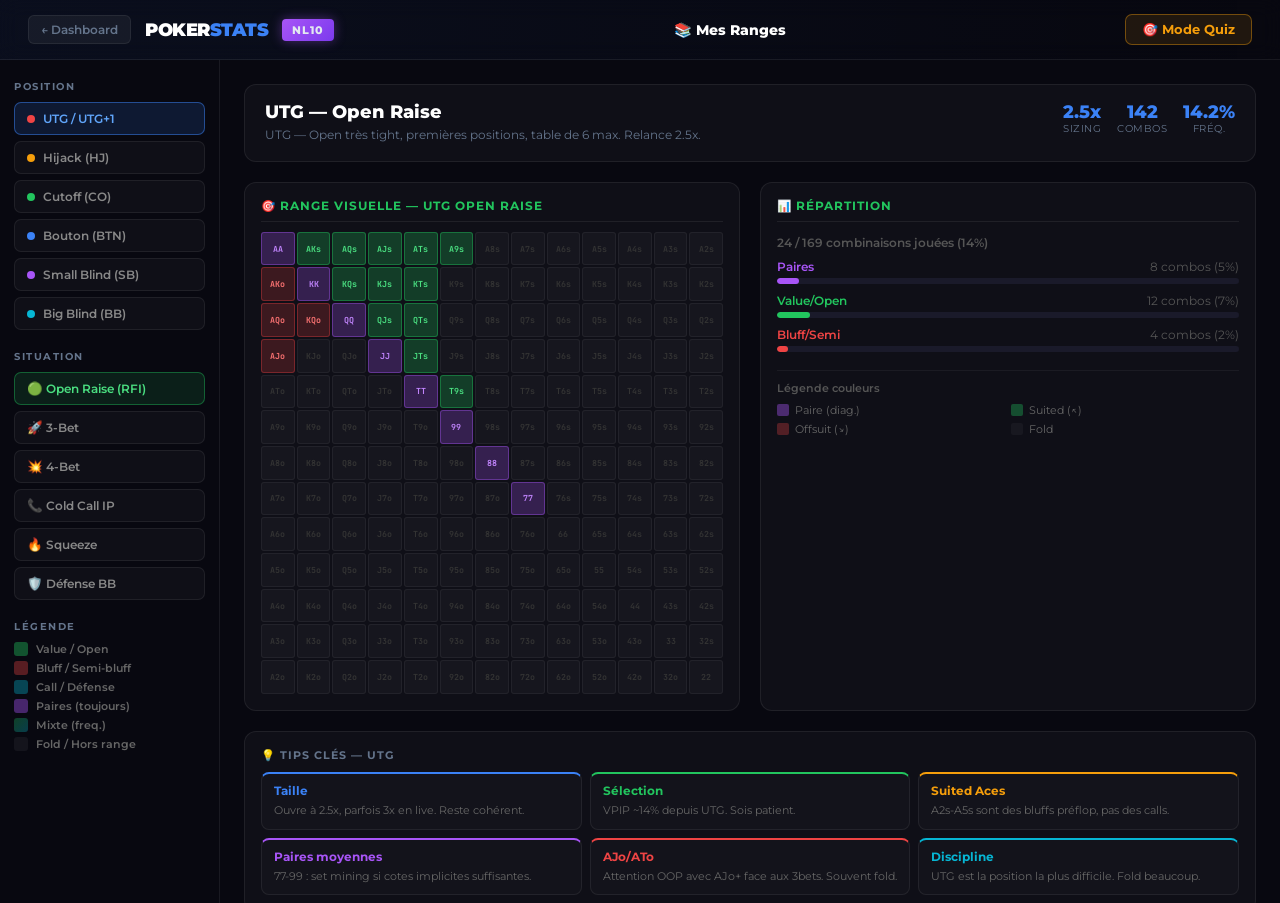
<file: ranges.html>
<!DOCTYPE html>
<html lang="fr">
<head>
<meta charset="UTF-8">
<meta name="viewport" content="width=device-width, initial-scale=1.0">
<title>Ranges NL10 — PokerStats</title>
<link href="https://fonts.googleapis.com/css2?family=Montserrat:wght@400;500;600;700;900&family=JetBrains+Mono:wght@400;700&display=swap" rel="stylesheet">
<style>
:root {
  --bg: #080810;
  --bg2: #0e0e1a;
  --bg3: #13131f;
  --border: rgba(255,255,255,0.07);
  --blue: #3b82f6;
  --green: #22c55e;
  --yellow: #f59e0b;
  --red: #ef4444;
  --purple: #a855f7;
  --cyan: #06b6d4;
  --text: #e2e8f0;
  --muted: #64748b;
  --card: rgba(255,255,255,0.03);
}
* { margin:0; padding:0; box-sizing:border-box; }
body { font-family:'Montserrat',sans-serif; background:var(--bg); color:var(--text); min-height:100vh; }

/* ── HEADER ── */
.header {
  display:flex; align-items:center; justify-content:space-between;
  padding:14px 28px; border-bottom:1px solid var(--border);
  background:linear-gradient(90deg,rgba(59,130,246,0.06),transparent);
  position:sticky; top:0; z-index:100; backdrop-filter:blur(10px);
}
.header-left { display:flex; align-items:center; gap:14px; }
.logo { font-size:1.1rem; font-weight:900; color:#fff; letter-spacing:-0.5px; }
.logo span { color:var(--blue); }
.back-btn {
  background:rgba(255,255,255,0.05); border:1px solid var(--border);
  color:var(--muted); padding:6px 12px; border-radius:6px; cursor:pointer;
  font-family:'Montserrat',sans-serif; font-size:0.75rem; font-weight:600;
  transition:all 0.2s; text-decoration:none; display:inline-flex; align-items:center; gap:6px;
}
.back-btn:hover { color:#fff; border-color:#555; }
.limit-badge {
  background:linear-gradient(135deg,#a855f7,#7c3aed);
  padding:4px 10px; border-radius:4px; font-size:0.7rem; font-weight:800;
  letter-spacing:1px; box-shadow:0 0 12px rgba(168,85,247,0.4);
}
.quiz-toggle {
  background:rgba(245,158,11,0.1); border:1px solid rgba(245,158,11,0.4);
  color:#f59e0b; padding:7px 16px; border-radius:7px; cursor:pointer;
  font-family:'Montserrat',sans-serif; font-weight:700; font-size:0.8rem;
  transition:all 0.2s; display:flex; align-items:center; gap:8px;
}
.quiz-toggle.active { background:rgba(245,158,11,0.25); border-color:#f59e0b; box-shadow:0 0 12px rgba(245,158,11,0.3); }
.quiz-toggle:hover { background:rgba(245,158,11,0.2); }

/* ── LAYOUT ── */
.main { display:grid; grid-template-columns:220px 1fr; gap:0; height:calc(100vh - 57px); }

/* ── SIDEBAR ── */
.sidebar {
  border-right:1px solid var(--border); padding:20px 14px;
  overflow-y:auto; display:flex; flex-direction:column; gap:20px;
}
.sidebar-section { display:flex; flex-direction:column; gap:6px; }
.sidebar-label { font-size:0.62rem; text-transform:uppercase; letter-spacing:1.5px; color:var(--muted); font-weight:700; margin-bottom:4px; }

.pos-btn, .sit-btn {
  background:rgba(255,255,255,0.03); border:1px solid var(--border);
  color:#888; padding:8px 12px; border-radius:7px; cursor:pointer;
  font-family:'Montserrat',sans-serif; font-weight:600; font-size:0.78rem;
  transition:all 0.18s; text-align:left; display:flex; align-items:center; gap:8px;
  width:100%;
}
.pos-btn:hover, .sit-btn:hover { background:rgba(255,255,255,0.06); color:#ccc; }
.pos-btn.active { background:rgba(59,130,246,0.15); border-color:rgba(59,130,246,0.5); color:#60a5fa; }
.sit-btn.active { background:rgba(34,197,94,0.12); border-color:rgba(34,197,94,0.4); color:#4ade80; }

.pos-dot { width:8px; height:8px; border-radius:50%; flex-shrink:0; }
.legend { display:flex; flex-direction:column; gap:5px; }
.legend-item { display:flex; align-items:center; gap:8px; font-size:0.7rem; color:#666; font-weight:600; }
.legend-color { width:14px; height:14px; border-radius:3px; flex-shrink:0; }

/* ── CONTENT ── */
.content { overflow-y:auto; padding:24px; display:flex; flex-direction:column; gap:20px; }

/* ── SITUATION HEADER ── */
.sit-header {
  background:var(--card); border:1px solid var(--border); border-radius:12px;
  padding:16px 20px; display:flex; justify-content:space-between; align-items:flex-start;
}
.sit-title { font-size:1.1rem; font-weight:800; color:#fff; }
.sit-desc { font-size:0.78rem; color:var(--muted); margin-top:4px; line-height:1.5; max-width:500px; }
.sit-stats { display:flex; gap:16px; }
.sit-stat { text-align:center; }
.sit-stat-val { font-size:1.1rem; font-weight:800; color:var(--blue); }
.sit-stat-label { font-size:0.62rem; color:var(--muted); text-transform:uppercase; letter-spacing:0.5px; }

/* ── GRID CONTAINER ── */
.grid-section { display:grid; grid-template-columns:1fr 1fr; gap:20px; }
.grid-panel {
  background:var(--card); border:1px solid var(--border); border-radius:12px;
  padding:16px; display:flex; flex-direction:column; gap:10px;
}
.grid-panel-title {
  font-size:0.72rem; text-transform:uppercase; letter-spacing:1px;
  font-weight:700; padding-bottom:8px; border-bottom:1px solid var(--border);
}
.grid-panel-title.value { color:var(--green); }
.grid-panel-title.bluff { color:var(--red); }
.grid-panel-title.call  { color:var(--cyan); }
.grid-panel-title.fold  { color:var(--muted); }

/* ── 13x13 MATRIX ── */
.matrix-wrap { position:relative; }
.matrix {
  display:grid; grid-template-columns:repeat(13,1fr); gap:2px;
  font-family:'JetBrains Mono',monospace;
}
.matrix-row-label {
  display:grid; grid-template-columns:repeat(13,1fr); gap:2px;
  margin-bottom:2px;
}
.m-cell {
  aspect-ratio:1; border-radius:3px; display:flex; align-items:center;
  justify-content:center; font-size:0.52rem; font-weight:700;
  cursor:pointer; transition:all 0.15s; position:relative;
  border:1px solid transparent; user-select:none;
}
.m-cell:hover { transform:scale(1.15); z-index:10; }

/* Couleurs des mains */
.m-pair    { background:rgba(168,85,247,0.25); border-color:rgba(168,85,247,0.4); color:#c084fc; }
.m-value   { background:rgba(34,197,94,0.25);  border-color:rgba(34,197,94,0.4);  color:#4ade80; }
.m-bluff   { background:rgba(239,68,68,0.2);   border-color:rgba(239,68,68,0.35); color:#f87171; }
.m-call    { background:rgba(6,182,212,0.2);   border-color:rgba(6,182,212,0.35); color:#22d3ee; }
.m-dead    { background:rgba(255,255,255,0.03); border-color:rgba(255,255,255,0.05); color:#333; }
.m-mixed   { background:linear-gradient(135deg,rgba(34,197,94,0.2),rgba(6,182,212,0.2)); border-color:rgba(34,197,94,0.3); color:#86efac; }

/* Quiz mode */
.quiz-mode .m-cell:not(.m-dead) { background:rgba(255,255,255,0.05); border-color:rgba(255,255,255,0.1); color:#555; }
.quiz-mode .m-cell.quiz-correct { background:rgba(34,197,94,0.3); border-color:#22c55e; color:#4ade80; animation:flashGreen 0.3s; }
.quiz-mode .m-cell.quiz-wrong   { background:rgba(239,68,68,0.3);  border-color:#ef4444; color:#f87171; animation:flashRed 0.3s; }
.quiz-mode .m-cell.quiz-revealed { }
@keyframes flashGreen { 0%{transform:scale(1.3)} 100%{transform:scale(1)} }
@keyframes flashRed   { 0%{transform:scale(1.3)} 100%{transform:scale(1)} }

/* ── QUIZ BAR ── */
.quiz-bar {
  background:rgba(245,158,11,0.08); border:1px solid rgba(245,158,11,0.2);
  border-radius:10px; padding:14px 20px; display:none;
  align-items:center; justify-content:space-between; gap:16px;
}
.quiz-bar.visible { display:flex; }
.quiz-score-group { display:flex; gap:20px; align-items:center; }
.quiz-score-item { display:flex; flex-direction:column; align-items:center; }
.quiz-score-val { font-size:1.4rem; font-weight:900; }
.quiz-score-label { font-size:0.62rem; color:var(--muted); text-transform:uppercase; letter-spacing:0.5px; }
.quiz-score-val.correct { color:var(--green); }
.quiz-score-val.wrong   { color:var(--red); }
.quiz-score-val.pct     { color:var(--yellow); }
.quiz-msg { font-size:0.85rem; font-weight:600; color:var(--yellow); }
.quiz-btn {
  background:rgba(245,158,11,0.15); border:1px solid rgba(245,158,11,0.4);
  color:#f59e0b; padding:8px 16px; border-radius:7px; cursor:pointer;
  font-family:'Montserrat',sans-serif; font-weight:700; font-size:0.78rem;
  transition:all 0.2s;
}
.quiz-btn:hover { background:rgba(245,158,11,0.3); }

/* ── TIPS ── */
.tips-panel {
  background:var(--card); border:1px solid var(--border); border-radius:12px; padding:16px;
}
.tips-title { font-size:0.7rem; text-transform:uppercase; letter-spacing:1px; color:var(--muted); font-weight:700; margin-bottom:10px; }
.tips-grid { display:grid; grid-template-columns:repeat(3,1fr); gap:8px; }
.tip-card {
  background:rgba(255,255,255,0.02); border:1px solid var(--border);
  border-radius:8px; padding:10px 12px;
}
.tip-card-title { font-size:0.72rem; font-weight:700; margin-bottom:4px; }
.tip-card-body { font-size:0.7rem; color:#666; line-height:1.5; }
.tip-card.blue  { border-top:2px solid var(--blue);   } .tip-card.blue  .tip-card-title { color:var(--blue); }
.tip-card.green { border-top:2px solid var(--green);  } .tip-card.green .tip-card-title { color:var(--green); }
.tip-card.amber { border-top:2px solid var(--yellow); } .tip-card.amber .tip-card-title { color:var(--yellow); }
.tip-card.red   { border-top:2px solid var(--red);    } .tip-card.red   .tip-card-title { color:var(--red); }
.tip-card.purple{ border-top:2px solid var(--purple); } .tip-card.purple .tip-card-title { color:var(--purple); }
.tip-card.cyan  { border-top:2px solid var(--cyan);   } .tip-card.cyan  .tip-card-title { color:var(--cyan); }

/* ── TOOLTIP ── */
.tooltip {
  position:fixed; background:#1a1a2e; border:1px solid rgba(59,130,246,0.4);
  border-radius:8px; padding:8px 12px; font-size:0.75rem; color:#fff;
  pointer-events:none; z-index:999; display:none; max-width:200px;
  box-shadow:0 8px 24px rgba(0,0,0,0.5);
}

/* ── SCROLLBAR ── */
::-webkit-scrollbar { width:5px; }
::-webkit-scrollbar-track { background:transparent; }
::-webkit-scrollbar-thumb { background:#222; border-radius:4px; }

/* ── RESPONSIVE MOBILE ── */
@media (max-width: 768px) {
    .header { padding:10px 14px; flex-wrap:wrap; gap:8px; }

    .main { display:flex; flex-direction:column; height:auto; min-height:0; }

    .sidebar {
        border-right:none;
        border-bottom:1px solid var(--border);
        padding:10px 14px;
        overflow-y:visible;
        height:auto;
        display:flex;
        flex-direction:column;
        gap:10px;
    }

    .sidebar-section { flex-direction:row; flex-wrap:wrap; gap:5px; width:100%; }
    .sidebar-label { width:100%; margin-bottom:0; }

    .pos-btn, .sit-btn {
        flex: 0 1 calc(50% - 3px);
        min-width:0;
        padding:6px 8px;
        font-size:0.68rem;
        justify-content:center;
        text-align:center;
        white-space:nowrap;
        overflow:hidden;
        text-overflow:ellipsis;
    }

    /* Cache la section légende sur mobile */
    .sidebar > .sidebar-section:last-child { display:none; }

    .content { padding:12px; }

    .sit-header { flex-direction:column; gap:8px; align-items:flex-start; }
    .sit-stats { width:100%; justify-content:flex-start; }
    .sit-desc { max-width:100%; }

    .grid-section { grid-template-columns:1fr; }

    .m-cell { font-size:clamp(0.32rem, 1.55vw, 0.52rem); }

    .tips-grid { grid-template-columns:1fr 1fr; }

    .quiz-bar {
        flex-direction:column;
        align-items:flex-start;
        gap:10px;
        padding:12px 14px;
    }
    .quiz-score-group { gap:12px; flex-wrap:wrap; }
    .quiz-msg { font-size:0.78rem; }
}

@media (max-width: 480px) {
    .tips-grid { grid-template-columns:1fr; }
    .pos-dot { display:none; }
    .pos-btn, .sit-btn { font-size:0.62rem; }
    .sit-title { font-size:0.95rem; }
    .sit-desc { font-size:0.72rem; }
    .sit-stat-val { font-size:0.9rem; }
    .header-left .logo { display:none; }
}
</style>
</head>
<body>

<div class="header">
  <div class="header-left">
    <a href="index.html" class="back-btn">← Dashboard</a>
    <span class="logo">POKER<span>STATS</span></span>
    <span class="limit-badge">NL10</span>
  </div>
  <div style="font-size:0.9rem;font-weight:800;color:#fff;">📚 Mes Ranges</div>
  <button class="quiz-toggle" id="quiz-btn" onclick="toggleQuiz()">🎯 Mode Quiz</button>
</div>

<div class="main">

  <!-- SIDEBAR -->
  <div class="sidebar">
    <div class="sidebar-section">
      <div class="sidebar-label">Position</div>
      <button class="pos-btn active" onclick="setPos('UTG')" id="pos-UTG"><span class="pos-dot" style="background:#ef4444"></span>UTG / UTG+1</button>
      <button class="pos-btn" onclick="setPos('HJ')"  id="pos-HJ" ><span class="pos-dot" style="background:#f59e0b"></span>Hijack (HJ)</button>
      <button class="pos-btn" onclick="setPos('CO')"  id="pos-CO" ><span class="pos-dot" style="background:#22c55e"></span>Cutoff (CO)</button>
      <button class="pos-btn" onclick="setPos('BTN')" id="pos-BTN"><span class="pos-dot" style="background:#3b82f6"></span>Bouton (BTN)</button>
      <button class="pos-btn" onclick="setPos('SB')"  id="pos-SB" ><span class="pos-dot" style="background:#a855f7"></span>Small Blind (SB)</button>
      <button class="pos-btn" onclick="setPos('BB')"  id="pos-BB" ><span class="pos-dot" style="background:#06b6d4"></span>Big Blind (BB)</button>
    </div>

    <div class="sidebar-section">
      <div class="sidebar-label">Situation</div>
      <button class="sit-btn active" onclick="setSit('RFI')"     id="sit-RFI">🟢 Open Raise (RFI)</button>
      <button class="sit-btn" onclick="setSit('3BET')"    id="sit-3BET">🚀 3-Bet</button>
      <button class="sit-btn" onclick="setSit('4BET')"    id="sit-4BET">💥 4-Bet</button>
      <button class="sit-btn" onclick="setSit('CALL')"    id="sit-CALL">📞 Cold Call IP</button>
      <button class="sit-btn" onclick="setSit('SQUEEZE')" id="sit-SQUEEZE">🔥 Squeeze</button>
      <button class="sit-btn" onclick="setSit('DEF')"     id="sit-DEF">🛡️ Défense BB</button>
    </div>

    <div class="sidebar-section">
      <div class="sidebar-label">Légende</div>
      <div class="legend">
        <div class="legend-item"><div class="legend-color" style="background:rgba(34,197,94,0.4)"></div>Value / Open</div>
        <div class="legend-item"><div class="legend-color" style="background:rgba(239,68,68,0.35)"></div>Bluff / Semi-bluff</div>
        <div class="legend-item"><div class="legend-color" style="background:rgba(6,182,212,0.35)"></div>Call / Défense</div>
        <div class="legend-item"><div class="legend-color" style="background:rgba(168,85,247,0.4)"></div>Paires (toujours)</div>
        <div class="legend-item"><div class="legend-color" style="background:linear-gradient(135deg,rgba(34,197,94,0.3),rgba(6,182,212,0.3))"></div>Mixte (freq.)</div>
        <div class="legend-item"><div class="legend-color" style="background:rgba(255,255,255,0.05)"></div>Fold / Hors range</div>
      </div>
    </div>
  </div>

  <!-- CONTENT -->
  <div class="content" id="content">
    <!-- Dynamiquement rempli par JS -->
  </div>
</div>

<!-- Quiz bar -->
<div class="quiz-bar" id="quiz-bar">
  <div class="quiz-score-group">
    <div class="quiz-score-item"><div class="quiz-score-val correct" id="q-correct">0</div><div class="quiz-score-label">Corrects</div></div>
    <div class="quiz-score-item"><div class="quiz-score-val wrong"   id="q-wrong">0</div><div class="quiz-score-label">Erreurs</div></div>
    <div class="quiz-score-item"><div class="quiz-score-val pct"     id="q-pct">—</div><div class="quiz-score-label">Score</div></div>
  </div>
  <div class="quiz-msg" id="quiz-msg">Clique sur chaque main pour indiquer si tu la joues ou pas</div>
  <button class="quiz-btn" onclick="resetQuiz()">🔄 Recommencer</button>
</div>

<div class="tooltip" id="tooltip"></div>

<script>
// ── DONNÉES ──────────────────────────────────────────────
const RANKS = ['A','K','Q','J','T','9','8','7','6','5','4','3','2'];

// Actions: 'value'=open/value, 'bluff'=bluff/semi-bluff, 'call'=call/defend, 'pair'=paire, 'mixed'=mixte, 'dead'=fold
// Format: tableau 13x13 [row][col] où row=rank1, col=rank2
// suited = row < col (haut-gauche triangle), offsuit = row > col, paires = diagonale

const RANGES = {
  UTG: {
    RFI: {
      desc: "UTG — Open très tight, premières positions, table de 6 max. Relance 2.5x.",
      sizing: "2.5x",
      combos: 142,
      freq: "14.2%",
      grid: buildGrid({
        pairs:   ['AA','KK','QQ','JJ','TT','99','88','77'],
        suited:  ['AKs','AQs','AJs','ATs','A9s','KQs','KJs','KTs','QJs','QTs','JTs','T9s'],
        offsuit: ['AKo','AQo','AJo','KQo']
      })
    },
    '3BET': {
      desc: "UTG vs RFI — 3bet très polar, value premium + bluffs bloqueurs.",
      sizing: "3x IP / 4x OOP",
      combos: 56,
      freq: "5.5%",
      grid: buildGrid({
        pairs:   ['AA','KK','QQ','JJ'],
        suited:  ['AKs','AQs','A5s','A4s','A3s','A2s'],
        offsuit: ['AKo','AQo']
      })
    },
    '4BET': {
      desc: "UTG 4bet — Value + quelques bluffs bloqueurs A-x suited.",
      sizing: "2.2x le 3bet",
      combos: 34,
      freq: "3.2%",
      grid: buildGrid({
        pairs:   ['AA','KK','QQ'],
        suited:  ['AKs','AQs','A5s'],
        offsuit: ['AKo']
      })
    },
    CALL: {
      desc: "UTG cold call — Très rare, uniquement mains spéculatives premium.",
      sizing: "Call 2.5x",
      combos: 28,
      freq: "2.8%",
      grid: buildGrid({
        pairs:   ['TT','99','88','77','66'],
        suited:  ['AJs','ATs','KQs','QJs','JTs'],
        offsuit: []
      })
    },
    SQUEEZE: {
      desc: "UTG squeeze (vs RFI + caller) — Très value heavy.",
      sizing: "4x + 1x/caller",
      combos: 42,
      freq: "4.1%",
      grid: buildGrid({
        pairs:   ['AA','KK','QQ','JJ','TT'],
        suited:  ['AKs','AQs','AJs','A5s'],
        offsuit: ['AKo','AQo']
      })
    },
    DEF: {
      desc: "UTG défense BB vs steal — N/A depuis UTG.",
      sizing: "—",
      combos: 0,
      freq: "—",
      grid: buildGrid({ pairs:[], suited:[], offsuit:[] })
    }
  },
  HJ: {
    RFI: {
      desc: "HJ — Open légèrement plus large qu'UTG. Relance 2.5x.",
      sizing: "2.5x",
      combos: 182,
      freq: "18.2%",
      grid: buildGrid({
        pairs:   ['AA','KK','QQ','JJ','TT','99','88','77','66'],
        suited:  ['AKs','AQs','AJs','ATs','A9s','A8s','KQs','KJs','KTs','K9s','QJs','QTs','JTs','T9s','98s'],
        offsuit: ['AKo','AQo','AJo','ATo','KQo','KJo']
      })
    },
    '3BET': {
      desc: "HJ vs RFI — 3bet polar, value + bluffs Ax suited.",
      sizing: "3x IP / 4x OOP",
      combos: 68,
      freq: "6.8%",
      grid: buildGrid({
        pairs:   ['AA','KK','QQ','JJ','TT'],
        suited:  ['AKs','AQs','AJs','A5s','A4s','A3s'],
        offsuit: ['AKo','AQo']
      })
    },
    '4BET': {
      desc: "HJ 4bet — Très value, QQ+ et AK.",
      sizing: "2.2x",
      combos: 40,
      freq: "3.8%",
      grid: buildGrid({
        pairs:   ['AA','KK','QQ'],
        suited:  ['AKs','AQs','A5s','A4s'],
        offsuit: ['AKo']
      })
    },
    CALL: {
      desc: "HJ cold call — Mains spéculatives et connecteurs en IP.",
      sizing: "Call 2.5x",
      combos: 56,
      freq: "5.4%",
      grid: buildGrid({
        pairs:   ['99','88','77','66','55'],
        suited:  ['AJs','ATs','A9s','KQs','KJs','QJs','JTs','T9s','98s','87s'],
        offsuit: ['AJo']
      })
    },
    SQUEEZE: {
      desc: "HJ squeeze — Value élargie + bluffs bloqueurs.",
      sizing: "4x + 1x/caller",
      combos: 58,
      freq: "5.6%",
      grid: buildGrid({
        pairs:   ['AA','KK','QQ','JJ','TT','99'],
        suited:  ['AKs','AQs','AJs','A5s','A4s','KQs'],
        offsuit: ['AKo','AQo']
      })
    },
    DEF: {
      desc: "HJ défense BB vs steal — N/A.",
      sizing: "—",
      combos: 0,
      freq: "—",
      grid: buildGrid({ pairs:[], suited:[], offsuit:[] })
    }
  },
  CO: {
    RFI: {
      desc: "CO — Open bien plus large, position avantageuse. Relance 2.5x.",
      sizing: "2.5x",
      combos: 240,
      freq: "24%",
      grid: buildGrid({
        pairs:   ['AA','KK','QQ','JJ','TT','99','88','77','66','55','44'],
        suited:  ['AKs','AQs','AJs','ATs','A9s','A8s','A7s','A6s','A5s','A4s','A3s','A2s','KQs','KJs','KTs','K9s','K8s','QJs','QTs','Q9s','JTs','J9s','T9s','T8s','98s','97s','87s','76s'],
        offsuit: ['AKo','AQo','AJo','ATo','A9o','KQo','KJo','KTo','QJo']
      })
    },
    '3BET': {
      desc: "CO vs RFI — 3bet élargi, plus de bluffs possible en position.",
      sizing: "3x",
      combos: 88,
      freq: "8.5%",
      grid: buildGrid({
        pairs:   ['AA','KK','QQ','JJ','TT','99'],
        suited:  ['AKs','AQs','AJs','ATs','A5s','A4s','A3s','A2s','KQs'],
        offsuit: ['AKo','AQo','AJo']
      })
    },
    '4BET': {
      desc: "CO 4bet — Value + bluffs bloqueurs Ax.",
      sizing: "2.2x",
      combos: 48,
      freq: "4.6%",
      grid: buildGrid({
        pairs:   ['AA','KK','QQ','JJ'],
        suited:  ['AKs','AQs','A5s','A4s','A3s'],
        offsuit: ['AKo','AQo']
      })
    },
    CALL: {
      desc: "CO cold call — Connecteurs, paires moyennes, mains spéculatives.",
      sizing: "Call 2.5x",
      combos: 72,
      freq: "6.9%",
      grid: buildGrid({
        pairs:   ['88','77','66','55','44','33'],
        suited:  ['ATs','A9s','A8s','A7s','KJs','KTs','QJs','JTs','T9s','98s','87s','76s','65s'],
        offsuit: ['ATo','KQo','KJo']
      })
    },
    SQUEEZE: {
      desc: "CO squeeze — Value + large range de bluffs en position.",
      sizing: "3.5x + 1x/caller",
      combos: 76,
      freq: "7.3%",
      grid: buildGrid({
        pairs:   ['AA','KK','QQ','JJ','TT','99','88'],
        suited:  ['AKs','AQs','AJs','ATs','A5s','A4s','A3s','KQs','KJs'],
        offsuit: ['AKo','AQo','AJo']
      })
    },
    DEF: {
      desc: "CO défense BB vs steal — N/A.",
      sizing: "—",
      combos: 0,
      freq: "—",
      grid: buildGrid({ pairs:[], suited:[], offsuit:[] })
    }
  },
  BTN: {
    RFI: {
      desc: "BTN — Open le plus large du jeu, position max. Relance 2.5x.",
      sizing: "2.5x",
      combos: 320,
      freq: "32%",
      grid: buildGrid({
        pairs:   ['AA','KK','QQ','JJ','TT','99','88','77','66','55','44','33','22'],
        suited:  ['AKs','AQs','AJs','ATs','A9s','A8s','A7s','A6s','A5s','A4s','A3s','A2s','KQs','KJs','KTs','K9s','K8s','K7s','K6s','K5s','QJs','QTs','Q9s','Q8s','JTs','J9s','J8s','T9s','T8s','T7s','98s','97s','96s','87s','86s','76s','75s','65s','54s'],
        offsuit: ['AKo','AQo','AJo','ATo','A9o','A8o','A7o','A6o','A5o','KQo','KJo','KTo','K9o','QJo','QTo','JTo']
      })
    },
    '3BET': {
      desc: "BTN vs RFI — 3bet très large en position, beaucoup de bluffs.",
      sizing: "3x",
      combos: 120,
      freq: "11.5%",
      grid: buildGrid({
        pairs:   ['AA','KK','QQ','JJ','TT','99','88'],
        suited:  ['AKs','AQs','AJs','ATs','A9s','A5s','A4s','A3s','A2s','KQs','KJs','K9s','QJs','Q9s','JTs','J9s','T9s'],
        offsuit: ['AKo','AQo','AJo','ATo','KQo']
      })
    },
    '4BET': {
      desc: "BTN 4bet — Value élargie + bluffs bloqueurs nombreux.",
      sizing: "2.2x",
      combos: 60,
      freq: "5.7%",
      grid: buildGrid({
        pairs:   ['AA','KK','QQ','JJ'],
        suited:  ['AKs','AQs','AJs','A5s','A4s','A3s','A2s'],
        offsuit: ['AKo','AQo','AJo']
      })
    },
    CALL: {
      desc: "BTN cold call — Très large, presque toutes mains spéculatives.",
      sizing: "Call 2.5x",
      combos: 96,
      freq: "9.2%",
      grid: buildGrid({
        pairs:   ['77','66','55','44','33','22'],
        suited:  ['A8s','A7s','A6s','KTs','K9s','K8s','QTs','Q9s','Q8s','J9s','J8s','T8s','T7s','97s','96s','86s','75s','65s','54s','43s'],
        offsuit: ['A9o','A8o','KJo','KTo','QJo','QTo','JTo']
      })
    },
    SQUEEZE: {
      desc: "BTN squeeze — Très large, position maximale.",
      sizing: "3.5x + 1x/caller",
      combos: 96,
      freq: "9.2%",
      grid: buildGrid({
        pairs:   ['AA','KK','QQ','JJ','TT','99','88','77'],
        suited:  ['AKs','AQs','AJs','ATs','A9s','A5s','A4s','A3s','A2s','KQs','KJs','KTs','QJs','QTs','JTs','T9s'],
        offsuit: ['AKo','AQo','AJo','ATo','KQo','KJo']
      })
    },
    DEF: {
      desc: "BTN défense BB vs steal — N/A (BTN est souvent le stealer).",
      sizing: "—",
      combos: 0,
      freq: "—",
      grid: buildGrid({ pairs:[], suited:[], offsuit:[] })
    }
  },
  SB: {
    RFI: {
      desc: "SB — Open tight car OOP vs BB. Relance 3x pour décourager les calls.",
      sizing: "3x",
      combos: 200,
      freq: "20%",
      grid: buildGrid({
        pairs:   ['AA','KK','QQ','JJ','TT','99','88','77','66','55','44'],
        suited:  ['AKs','AQs','AJs','ATs','A9s','A8s','A7s','A5s','A4s','A3s','A2s','KQs','KJs','KTs','K9s','QJs','QTs','Q9s','JTs','J9s','T9s','T8s','98s','87s','76s','65s'],
        offsuit: ['AKo','AQo','AJo','ATo','A9o','KQo','KJo','QJo']
      })
    },
    '3BET': {
      desc: "SB 3bet vs RFI — Polar mais OOP, privilégier value.",
      sizing: "4x OOP",
      combos: 72,
      freq: "6.9%",
      grid: buildGrid({
        pairs:   ['AA','KK','QQ','JJ','TT'],
        suited:  ['AKs','AQs','AJs','A5s','A4s','A3s','A2s','KQs'],
        offsuit: ['AKo','AQo','AJo']
      })
    },
    '4BET': {
      desc: "SB 4bet — Value premium uniquement (OOP).",
      sizing: "2.5x",
      combos: 38,
      freq: "3.6%",
      grid: buildGrid({
        pairs:   ['AA','KK','QQ'],
        suited:  ['AKs','AQs','A5s','A4s'],
        offsuit: ['AKo']
      })
    },
    CALL: {
      desc: "SB limp/call vs open — Range de défense OOP.",
      sizing: "Limp / call 3x",
      combos: 88,
      freq: "8.5%",
      grid: buildGrid({
        pairs:   ['99','88','77','66','55','44','33','22'],
        suited:  ['A9s','A8s','A7s','A6s','KTs','K9s','K8s','QTs','Q9s','JTs','J9s','T9s','T8s','98s','87s','76s','65s','54s'],
        offsuit: ['KQo','KJo']
      })
    },
    SQUEEZE: {
      desc: "SB squeeze (vs RFI + caller) — OOP, rester polar.",
      sizing: "4x + 1x/caller",
      combos: 64,
      freq: "6.1%",
      grid: buildGrid({
        pairs:   ['AA','KK','QQ','JJ','TT','99'],
        suited:  ['AKs','AQs','AJs','A5s','A4s','A3s','KQs'],
        offsuit: ['AKo','AQo']
      })
    },
    DEF: {
      desc: "SB défense vs BTN steal — Call avec range large car fermé.",
      sizing: "Call 2.5x",
      combos: 112,
      freq: "10.7%",
      grid: buildGrid({
        pairs:   ['22','33','44','55','66','77','88','99','TT','JJ','QQ','KK','AA'],
        suited:  ['A2s','A3s','A4s','A5s','A6s','A7s','A8s','A9s','ATs','AJs','AQs','AKs','K2s','K3s','K4s','K5s','K6s','K7s','K8s','K9s','KTs','KJs','KQs','Q6s','Q7s','Q8s','Q9s','QTs','QJs','J7s','J8s','J9s','JTs','T7s','T8s','T9s','97s','98s','86s','87s','76s','65s','54s'],
        offsuit: ['AKo','AQo','AJo','ATo','A9o','A8o','KQo','KJo','KTo']
      })
    }
  },
  BB: {
    RFI: {
      desc: "BB — Pas d'open depuis BB (déjà en BB). Section défense.",
      sizing: "—",
      combos: 0,
      freq: "—",
      grid: buildGrid({ pairs:[], suited:[], offsuit:[] })
    },
    '3BET': {
      desc: "BB 3bet vs open — Large range OOP, 3bet ou call, rarement fold.",
      sizing: "3.5x OOP",
      combos: 96,
      freq: "9.2%",
      grid: buildGrid({
        pairs:   ['AA','KK','QQ','JJ','TT','99','88'],
        suited:  ['AKs','AQs','AJs','ATs','A5s','A4s','A3s','A2s','KQs','KJs','K9s','Q9s','J9s','T9s','98s'],
        offsuit: ['AKo','AQo','AJo','ATo','KQo']
      })
    },
    '4BET': {
      desc: "BB 4bet — Value + bluffs bloqueurs Ax.",
      sizing: "2.5x",
      combos: 48,
      freq: "4.6%",
      grid: buildGrid({
        pairs:   ['AA','KK','QQ','JJ'],
        suited:  ['AKs','AQs','AJs','A5s','A4s','A3s'],
        offsuit: ['AKo','AQo']
      })
    },
    CALL: {
      desc: "BB défense vs open — Call très large, meilleure cote du jeu.",
      sizing: "Call 2.5x",
      combos: 180,
      freq: "17.2%",
      grid: buildGrid({
        pairs:   ['22','33','44','55','66','77','88','99','TT','JJ','QQ','KK','AA'],
        suited:  ['A2s','A3s','A4s','A5s','A6s','A7s','A8s','A9s','ATs','AJs','AQs','AKs','K2s','K3s','K4s','K5s','K6s','K7s','K8s','K9s','KTs','KJs','KQs','Q4s','Q5s','Q6s','Q7s','Q8s','Q9s','QTs','QJs','J5s','J6s','J7s','J8s','J9s','JTs','T6s','T7s','T8s','T9s','96s','97s','98s','85s','86s','87s','75s','76s','64s','65s','53s','54s','43s'],
        offsuit: ['AKo','AQo','AJo','ATo','A9o','A8o','A7o','KQo','KJo','KTo','K9o','QJo','QTo','JTo']
      })
    },
    SQUEEZE: {
      desc: "BB squeeze (vs RFI + caller) — Large range, bonne équité.",
      sizing: "4x + 1x/caller",
      combos: 88,
      freq: "8.4%",
      grid: buildGrid({
        pairs:   ['AA','KK','QQ','JJ','TT','99','88','77'],
        suited:  ['AKs','AQs','AJs','ATs','A5s','A4s','A3s','A2s','KQs','KJs','QJs','JTs','T9s'],
        offsuit: ['AKo','AQo','AJo','ATo','KQo','KJo']
      })
    },
    DEF: {
      desc: "BB défense vs BTN steal — Range très large, pot odds excellentes.",
      sizing: "Call 2.5x",
      combos: 200,
      freq: "19.2%",
      grid: buildGrid({
        pairs:   ['22','33','44','55','66','77','88','99','TT','JJ','QQ','KK','AA'],
        suited:  ['A2s','A3s','A4s','A5s','A6s','A7s','A8s','A9s','ATs','AJs','AQs','AKs','K2s','K3s','K4s','K5s','K6s','K7s','K8s','K9s','KTs','KJs','KQs','Q3s','Q4s','Q5s','Q6s','Q7s','Q8s','Q9s','QTs','QJs','J4s','J5s','J6s','J7s','J8s','J9s','JTs','T5s','T6s','T7s','T8s','T9s','95s','96s','97s','98s','84s','85s','86s','87s','74s','75s','76s','63s','64s','65s','52s','53s','54s','42s','43s','32s'],
        offsuit: ['AKo','AQo','AJo','ATo','A9o','A8o','A7o','A6o','A5o','KQo','KJo','KTo','K9o','K8o','QJo','QTo','Q9o','JTo','J9o']
      })
    }
  }
};

const TIPS = {
  UTG: { RFI: [
    {t:'Taille', b:'Ouvre à 2.5x, parfois 3x en live. Reste cohérent.', c:'blue'},
    {t:'Sélection', b:'VPIP ~14% depuis UTG. Sois patient.', c:'green'},
    {t:'Suited Aces', b:'A2s-A5s sont des bluffs préflop, pas des calls.', c:'amber'},
    {t:'Paires moyennes', b:'77-99 : set mining si cotes implicites suffisantes.', c:'purple'},
    {t:'AJo/ATo', b:'Attention OOP avec AJo+ face aux 3bets. Souvent fold.', c:'red'},
    {t:'Discipline', b:'UTG est la position la plus difficile. Fold beaucoup.', c:'cyan'},
  ]},
  HJ: { RFI: [
    {t:'Élargir vs UTG', b:'Ajoute 66, K9s, Q9s, 98s par rapport à UTG.', c:'blue'},
    {t:'KTo', b:'KTo entre dans la range depuis HJ.', c:'green'},
    {t:'Suited connectors', b:'T9s, 98s jouables pour le set/flush mining.', c:'amber'},
    {t:'Position relative', b:'HJ a souvent CO/BTN derrière — reste sélectif.', c:'purple'},
    {t:'3bet défense', b:'Face 3bet de CO/BTN : call JJ/QQ possible IP.', c:'red'},
    {t:'K8s-K7s', b:'Ces mains sont borderline, joue en fonction des adversaires.', c:'cyan'},
  ]},
  CO: { RFI: [
    {t:'Position forte', b:'CO est une excellente position. Élargis sans hésiter.', c:'blue'},
    {t:'Ax suited', b:'A2s-A9s toutes jouables depuis CO.', c:'green'},
    {t:'Broadway', b:'KTo+, QTo+, JTo entrent dans la range CO.', c:'amber'},
    {t:'Steal BTN/SB/BB', b:'CO ouvre souvent pour voler les blindes.', c:'purple'},
    {t:'Face 3bet BTN', b:'IP face 3bet : call plus large avec paires et connecteurs.', c:'red'},
    {t:'Q9s, J9s', b:'Ces mains semi-spéculatives jouables en CO.', c:'cyan'},
  ]},
  BTN: { RFI: [
    {t:'Position ultime', b:'BTN ouvre ~32% des mains. C\'est la position la plus profitable.', c:'blue'},
    {t:'Stealez les blindes', b:'Ouvre large pour presser SB et BB OOP.', c:'green'},
    {t:'Bas connecteurs', b:'54s, 65s, 76s — jouables pour la valeur de tirage.', c:'amber'},
    {t:'K5s-K6s', b:'Ces mains marginales deviennent rentables en BTN.', c:'purple'},
    {t:'Face 3bet OOP', b:'Défends plus large en BTN : TT+, AQs+, bloqueurs.', c:'red'},
    {t:'2.5x standard', b:'Relance 2.5x depuis BTN pour rester efficace.', c:'cyan'},
  ]},
  SB: { RFI: [
    {t:'OOP vs BB', b:'SB est OOP pour tout le reste de la main. Open tight.', c:'blue'},
    {t:'3x sizing', b:'Ouvre à 3x depuis SB pour réduire les calls du BB.', c:'green'},
    {t:'Limp possible', b:'Certains joueurs limpent large en SB. Moins optimal en NL10.', c:'amber'},
    {t:'BB défend large', b:'Le BB a souvent la cote pour call. Ne survaluez pas.', c:'purple'},
    {t:'Range tight', b:'VPIP ~18-22% depuis SB en 6-max NL10.', c:'red'},
    {t:'Évite Kxo trash', b:'K8o, K7o sont des pièges depuis SB OOP.', c:'cyan'},
  ]},
  BB: { RFI: [
    {t:'Défense large', b:'BB a la meilleure cote pot. Défends beaucoup.', c:'blue'},
    {t:'MDF', b:'Vs open 2.5x : défends au moins 55% de ta range.', c:'green'},
    {t:'3bet ou call', b:'Contre BTN/CO : 3bet ou call. Rarement fold.', c:'amber'},
    {t:'Suited trash', b:'32s, 43s jouables en BB face petit open.', c:'purple'},
    {t:'OOP disadvantage', b:'En BB tu seras OOP toute la main — joue tight postflop.', c:'red'},
    {t:'Ajuste vs position', b:'Défends plus vs BTN, moins vs UTG.', c:'cyan'},
  ]}
};

// ── UTILS ──────────────────────────────────────────────
function buildGrid({ pairs, suited, offsuit }) {
  const grid = {};
  // Toutes les combinaisons
  for (let r = 0; r < 13; r++) {
    for (let c = 0; c < 13; c++) {
      const key = cellKey(r, c);
      grid[key] = 'dead';
    }
  }
  // Paires (diagonale)
  pairs.forEach(h => {
    const r = RANKS.indexOf(h[0]);
    if (r >= 0) grid[`${r}-${r}`] = 'pair';
  });
  // Suited (haut-gauche, r < c)
  suited.forEach(h => {
    const r1 = RANKS.indexOf(h[0]);
    const r2 = RANKS.indexOf(h[1]);
    if (r1 >= 0 && r2 >= 0) {
      const min = Math.min(r1,r2), max = Math.max(r1,r2);
      grid[`${min}-${max}`] = 'value';
    }
  });
  // Offsuit (bas-droite, r > c)
  offsuit.forEach(h => {
    const r1 = RANKS.indexOf(h[0]);
    const r2 = RANKS.indexOf(h[1]);
    if (r1 >= 0 && r2 >= 0) {
      const min = Math.min(r1,r2), max = Math.max(r1,r2);
      grid[`${max}-${min}`] = 'bluff';
    }
  });
  return grid;
}

function cellKey(r, c) { return `${r}-${c}`; }

function cellLabel(r, c) {
  if (r === c) return RANKS[r]+RANKS[c];
  if (r < c)  return RANKS[r]+RANKS[c]+'s';
  return RANKS[c]+RANKS[r]+'o';
}

// ── STATE ──────────────────────────────────────────────
let curPos = 'UTG', curSit = 'RFI';
let quizMode = false, quizAnswers = {}, quizCorrect = 0, quizWrong = 0;

// ── RENDER ──────────────────────────────────────────────
function render() {
  const data = RANGES[curPos][curSit];
  const tips = (TIPS[curPos] && TIPS[curPos][curSit]) ? TIPS[curPos][curSit] :
               (TIPS[curPos] && TIPS[curPos]['RFI'])   ? TIPS[curPos]['RFI']   : [];
  const content = document.getElementById('content');

  const noData = data.combos === 0;

  content.innerHTML = `
    <div class="sit-header">
      <div>
        <div class="sit-title">${curPos} — ${sitLabel(curSit)}</div>
        <div class="sit-desc">${data.desc}</div>
      </div>
      ${!noData ? `<div class="sit-stats">
        <div class="sit-stat"><div class="sit-stat-val">${data.sizing}</div><div class="sit-stat-label">Sizing</div></div>
        <div class="sit-stat"><div class="sit-stat-val">${data.combos}</div><div class="sit-stat-label">Combos</div></div>
        <div class="sit-stat"><div class="sit-stat-val">${data.freq}</div><div class="sit-stat-label">Fréq.</div></div>
      </div>` : ''}
    </div>

    ${!noData ? `<div class="grid-section">
      <div class="grid-panel">
        <div class="grid-panel-title value">🎯 Range visuelle — ${curPos} ${sitLabel(curSit)}</div>
        <div class="matrix ${quizMode ? 'quiz-mode' : ''}" id="matrix">
          ${renderMatrix(data.grid)}
        </div>
      </div>
      <div class="grid-panel">
        <div class="grid-panel-title value">📊 Répartition</div>
        ${renderBreakdown(data.grid)}
      </div>
    </div>` : `<div style="text-align:center;padding:60px;color:#555;font-size:0.9rem;font-weight:600;">
      Cette situation ne s'applique pas à la position ${curPos}.
    </div>`}

    ${tips.length ? `<div class="tips-panel">
      <div class="tips-title">💡 Tips clés — ${curPos}</div>
      <div class="tips-grid">
        ${tips.map(t => `<div class="tip-card ${t.c}"><div class="tip-card-title">${t.t}</div><div class="tip-card-body">${t.b}</div></div>`).join('')}
      </div>
    </div>` : ''}
  `;

  // Events sur les cellules
  if (!noData) {
    document.querySelectorAll('.m-cell').forEach(cell => {
      cell.addEventListener('mouseenter', showTooltip);
      cell.addEventListener('mouseleave', hideTooltip);
      if (quizMode) cell.addEventListener('click', quizClick);
    });
  }
}

function renderMatrix(grid) {
  let html = '';
  for (let r = 0; r < 13; r++) {
    for (let c = 0; c < 13; c++) {
      const key = cellKey(r, c);
      const action = grid[key] || 'dead';
      const label = cellLabel(r, c);
      const qa = quizAnswers[key];
      let extra = '';
      if (quizMode && qa) extra = ` quiz-${qa}`;
      html += `<div class="m-cell m-${action}${extra}" data-key="${key}" data-action="${action}" data-label="${label}">${label}</div>`;
    }
  }
  return html;
}

function renderBreakdown(grid) {
  const counts = { pair:0, value:0, bluff:0, call:0, mixed:0, dead:0 };
  Object.values(grid).forEach(a => counts[a] = (counts[a]||0)+1);
  const total = 169;
  const playable = total - counts.dead;
  const bars = [
    { label:'Paires',        count:counts.pair,  color:'#a855f7', key:'pair'  },
    { label:'Value/Open',    count:counts.value, color:'#22c55e', key:'value' },
    { label:'Bluff/Semi',    count:counts.bluff, color:'#ef4444', key:'bluff' },
    { label:'Call/Défense',  count:counts.call,  color:'#06b6d4', key:'call'  },
    { label:'Mixte',         count:counts.mixed, color:'#86efac', key:'mixed' },
  ].filter(b => b.count > 0);

  return `
    <div style="display:flex;flex-direction:column;gap:10px;margin-top:4px;">
      <div style="font-size:0.72rem;color:#555;font-weight:600;">${playable} / 169 combinaisons jouées (${((playable/169)*100).toFixed(0)}%)</div>
      ${bars.map(b => `
        <div>
          <div style="display:flex;justify-content:space-between;margin-bottom:4px;">
            <span style="font-size:0.72rem;font-weight:600;color:${b.color}">${b.label}</span>
            <span style="font-size:0.72rem;color:#555;">${b.count} combos (${((b.count/169)*100).toFixed(0)}%)</span>
          </div>
          <div style="height:6px;background:#1a1a2a;border-radius:3px;overflow:hidden;">
            <div style="height:100%;width:${(b.count/169)*100}%;background:${b.color};border-radius:3px;transition:width 0.4s;"></div>
          </div>
        </div>
      `).join('')}
      <div style="margin-top:8px;padding-top:10px;border-top:1px solid rgba(255,255,255,0.05);">
        <div style="font-size:0.7rem;color:#555;font-weight:600;margin-bottom:8px;">Légende couleurs</div>
        <div style="display:grid;grid-template-columns:1fr 1fr;gap:5px;">
          <div style="display:flex;align-items:center;gap:6px;font-size:0.68rem;color:#666;"><div style="width:12px;height:12px;border-radius:2px;background:rgba(168,85,247,0.4);flex-shrink:0;"></div>Paire (diag.)</div>
          <div style="display:flex;align-items:center;gap:6px;font-size:0.68rem;color:#666;"><div style="width:12px;height:12px;border-radius:2px;background:rgba(34,197,94,0.35);flex-shrink:0;"></div>Suited (↖)</div>
          <div style="display:flex;align-items:center;gap:6px;font-size:0.68rem;color:#666;"><div style="width:12px;height:12px;border-radius:2px;background:rgba(239,68,68,0.3);flex-shrink:0;"></div>Offsuit (↘)</div>
          <div style="display:flex;align-items:center;gap:6px;font-size:0.68rem;color:#666;"><div style="width:12px;height:12px;border-radius:2px;background:rgba(255,255,255,0.04);flex-shrink:0;"></div>Fold</div>
        </div>
      </div>
    </div>`;
}

function sitLabel(s) {
  return { RFI:'Open Raise', '3BET':'3-Bet', '4BET':'4-Bet', CALL:'Cold Call', SQUEEZE:'Squeeze', DEF:'Défense BB' }[s] || s;
}

// ── TOOLTIP ──────────────────────────────────────────────
function showTooltip(e) {
  const cell = e.currentTarget;
  const action = cell.dataset.action;
  const label = cell.dataset.label;
  const labels = { value:'✅ Open / Value', bluff:'🔴 Bluff / Semi-bluff', call:'📞 Call / Défense', pair:'♠ Paire — Toujours jouée', mixed:'🟡 Mixte (fréquence)', dead:'❌ Fold — Hors range' };
  const tt = document.getElementById('tooltip');
  tt.innerHTML = `<strong>${label}</strong><br><span style="color:#888">${labels[action]||action}</span>`;
  tt.style.display = 'block';
  moveTip(e);
}
function hideTooltip() { document.getElementById('tooltip').style.display = 'none'; }
function moveTip(e) {
  const tt = document.getElementById('tooltip');
  tt.style.left = (e.clientX + 12) + 'px';
  tt.style.top  = (e.clientY - 30) + 'px';
}
document.addEventListener('mousemove', e => {
  const tt = document.getElementById('tooltip');
  if (tt.style.display === 'block') moveTip(e);
});

// ── QUIZ ──────────────────────────────────────────────
function toggleQuiz() {
  quizMode = !quizMode;
  quizAnswers = {}; quizCorrect = 0; quizWrong = 0;
  const btn = document.getElementById('quiz-btn');
  const bar = document.getElementById('quiz-bar');
  btn.classList.toggle('active', quizMode);
  btn.textContent = quizMode ? '✅ Quitter Quiz' : '🎯 Mode Quiz';
  bar.classList.toggle('visible', quizMode);
  updateQuizScore();
  render();
}

function quizClick(e) {
  const cell = e.currentTarget;
  const key = cell.dataset.key;
  const action = cell.dataset.action;
  if (quizAnswers[key]) return; // déjà répondu

  const isPlayable = action !== 'dead';
  // On toggle : clic = "je joue cette main"
  const correct = isPlayable;
  quizAnswers[key] = correct ? 'correct' : 'wrong';
  if (correct) quizCorrect++; else quizWrong++;

  cell.classList.add(`quiz-${quizAnswers[key]}`);
  // Révéler la vraie couleur après 600ms
  setTimeout(() => {
    cell.classList.remove('quiz-correct','quiz-wrong');
    cell.classList.add('m-' + action, 'quiz-revealed');
  }, 600);

  updateQuizScore();
}

function updateQuizScore() {
  const total = quizCorrect + quizWrong;
  document.getElementById('q-correct').textContent = quizCorrect;
  document.getElementById('q-wrong').textContent = quizWrong;
  document.getElementById('q-pct').textContent = total > 0 ? Math.round((quizCorrect/total)*100) + '%' : '—';
  const msgs = ['Clique sur chaque main pour indiquer si tu la joues ou pas', 'Continue !', 'Bon travail !', 'Excellent !'];
  const pct = total > 0 ? quizCorrect/total : 0;
  document.getElementById('quiz-msg').textContent = total === 0 ? msgs[0] : pct > 0.8 ? msgs[3] : pct > 0.6 ? msgs[2] : msgs[1];
}

function resetQuiz() {
  quizAnswers = {}; quizCorrect = 0; quizWrong = 0;
  updateQuizScore(); render();
}

// ── NAVIGATION ──────────────────────────────────────────────
function setPos(pos) {
  curPos = pos;
  document.querySelectorAll('.pos-btn').forEach(b => b.classList.remove('active'));
  document.getElementById('pos-'+pos).classList.add('active');
  if (quizMode) { quizAnswers={}; quizCorrect=0; quizWrong=0; updateQuizScore(); }
  render();
}
function setSit(sit) {
  curSit = sit;
  document.querySelectorAll('.sit-btn').forEach(b => b.classList.remove('active'));
  document.getElementById('sit-'+sit).classList.add('active');
  if (quizMode) { quizAnswers={}; quizCorrect=0; quizWrong=0; updateQuizScore(); }
  render();
}

// Init
render();
</script>
</body>
</html>
</file>
